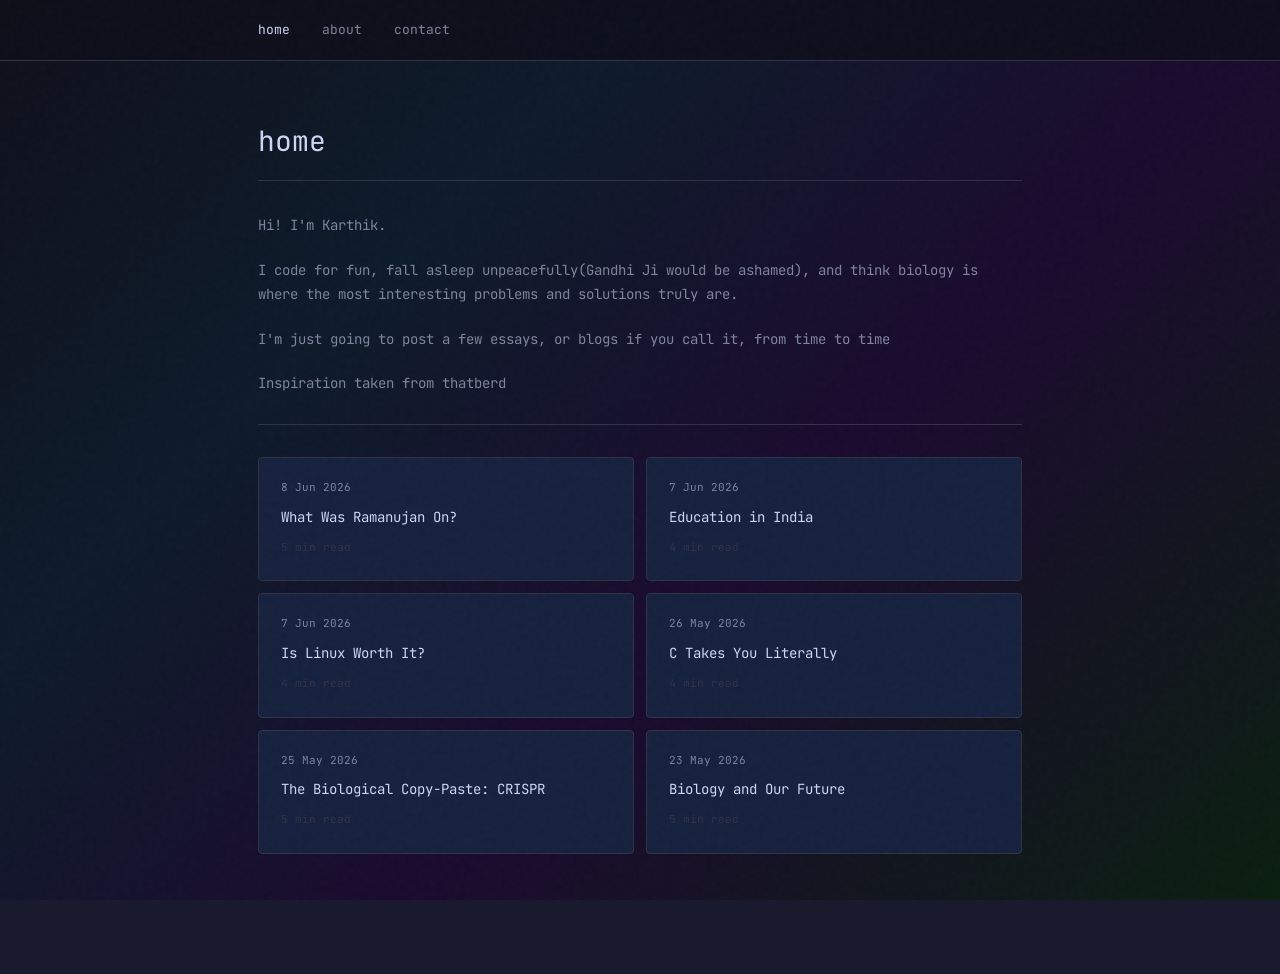
<file: index.html>
<!DOCTYPE html>
<html lang="en">
<head>
  <meta charset="UTF-8" />
  <meta name="viewport" content="width=device-width, initial-scale=1.0" />
  <meta name="description" content="Karthik's personal site — essays on biology, CS, and whatever else." />
  <title>karthik-v63</title>
  <link rel="preconnect" href="https://fonts.googleapis.com" />
  <link rel="preconnect" href="https://fonts.gstatic.com" crossorigin />
  <link rel="icon" type="image/svg+xml" href="favicon.svg" />
  <link href="https://fonts.googleapis.com/css2?family=JetBrains+Mono:wght@300;400&display=swap" rel="stylesheet" />
  <link rel="stylesheet" href="style.css" />
  <style>
    @keyframes glitch-text {
      0%,100%{transform:translate(0,0);filter:drop-shadow(0 0 16px #cc0000);}
      18%{transform:translate(-5px,0);filter:drop-shadow(5px 0 0 #00ffff) drop-shadow(-5px 0 0 #ff0000);}
      20%{transform:translate(5px,0);filter:drop-shadow(-5px 0 0 #00ffff) drop-shadow(5px 0 0 #ff0000);}
      22%{transform:translate(0,0);filter:drop-shadow(0 0 16px #cc0000);}
      60%{transform:translate(-3px,1px) skewX(3deg);}
      62%{transform:translate(3px,-1px) skewX(-2deg);}
      64%{transform:translate(0,0);}
    }
    @keyframes bg-flicker {
      0%,100%{background:#000;}
      91%{background:#000;}92%{background:#0d0000;}93%{background:#000;}
      97%{background:#060000;}98%{background:#000;}
    }
    #eye-overlay{animation:bg-flicker 4s infinite;}
    #eye-text{animation:glitch-text 3s ease-in-out infinite;}
  </style>
</head>
<body>
  <nav>
    <div class="nav-inner">
      <ul class="nav-links">
        <li><a href="index.html" class="active">home</a></li>
        <li><a href="about.html">about</a></li>
        <li><a href="contact.html">contact</a></li>
      </ul>
    </div>
  </nav>
  <main>
    <h1 class="page-title fade d1">home</h1>
    <hr class="fade d1">
    <div class="prose fade d2">
      <p>Hi! I'm Karthik.</p>
      <p>I code for fun, fall asleep unpeacefully(Gandhi Ji would be ashamed), and think biology is where the most interesting problems and solutions truly are.</p>
      <p>I'm just going to post a few essays, or blogs if you call it, from time to time</p>
      <p>Inspiration taken from thatberd</p>
    </div>
    <hr class="fade d2" style="margin-top:28px;">
    <div class="card-grid fade d3" id="essay-grid"></div>
  </main>

  <div class="modal-backdrop" id="modal">
    <div class="modal">
      <div class="modal-topbar">
        <div class="modal-nav">
          <span id="nav-prev"><kbd>a</kbd> / <kbd>←</kbd> &nbsp;prev</span>
          <span id="nav-next">next&nbsp; <kbd>d</kbd> / <kbd>→</kbd></span>
        </div>
        <span class="modal-close" id="nav-close"><kbd>q</kbd> / esc &nbsp;close</span>
      </div>
      <div class="modal-date" id="modal-date"></div>
      <div class="modal-title" id="modal-title"></div>
      <div class="modal-body" id="modal-body"></div>
    </div>
  </div>

  <!-- secret eye -->
  <div id="eye-overlay" style="position:fixed;inset:0;z-index:99999;background:#000;display:none;align-items:center;justify-content:center;flex-direction:column;cursor:pointer;overflow:hidden;">
    <div style="position:absolute;inset:0;background:repeating-linear-gradient(0deg,transparent,transparent 2px,rgba(0,0,0,0.45) 2px,rgba(0,0,0,0.45) 4px);pointer-events:none;z-index:2;"></div>
    <div id="eye-wrap" style="position:relative;z-index:4;display:flex;flex-direction:column;align-items:center;">
      <canvas id="eye-canvas" width="560" height="320" style="filter:drop-shadow(0 0 60px #cc0000) drop-shadow(0 0 120px #550000);"></canvas>
      <div id="eye-text" style="font-family:'JetBrains Mono',monospace;font-size:30px;color:#cc0000;margin-top:32px;letter-spacing:0.22em;text-transform:uppercase;">i can see you</div>
      <div style="font-family:'JetBrains Mono',monospace;font-size:10px;color:#330000;margin-top:16px;letter-spacing:0.1em;">[ click or esc to run ]</div>
    </div>
  </div>

  <script>
    const ESSAYS = [
      {
        num: 1,
        title: "Biology and Our Future",
        date: "23 May 2026",
        read: "5 min",
        body: `For a very long time (before i was born, so it qualifies), humanity has relied on machines. Physics gave us the Engine, and the Computer (technically). Even so, one thing untouched for a long time has been the human body. We still suffer from age and disease.

Biology is the first science capable of changing us in our own image.

I have always felt a kind of urge to know more about how things worked, such as cells, the miniature replicas of us that compose our body, and handle all the functions at a miniature scale, DNA, genes, proteins, neurons, evolution and adaptation. The more I saw and learned, one thing became slightly more clear. Biology is the science i like the most, for it is what can actually change the problems of humanity. Cancer, Pollution, Viruses, Mental Disorders, just to name a few.

Biotechnology is where this becomes more realistic. DNA is no longer some mysterious strand hidden in a nucleus, but a biological program that's not Read-Only. And when we figure out how to rewrite life, everything will change. Diseases, Viruses, Bacteria, Aging, everything will soon be either dead or dying.

Some people fear this future. Their point is that if humanity can alter intelligence, strength or lifespan, then where does humanity stop being natural? Could wealthy people engineer so-called better children? Could governments weaponise biology itself? People are scared of the power that biology gives us, for pretty reasonable ideas. Is it a crime to be scared of the future?

But everything kinda carries a big dangerous scary weight. Physics is also what made nuclear bombs, yet is essential to our daily life. Chemistry churns out tons of medicine and poison from the same base knowledge. Why should Biology be different from the rest? If we handle it carefully, it can and will be our greatest tool.

Biology is the study of what we are, why we exist, and what we will eventually become. And I believe, without any trace of hesitation (Not even a flinch), that it is what will change our future.`
      },
      {
        num: 2,
        title: "The Biological Copy-Paste: CRISPR",
        date: "25 May 2026",
        read: "5 min",
        body: `The greatest invention of the decade is a biological copy-paste tool. Who would've believed it?

CRISPR (The Tool in question) was discovered in bacteria, as a fighting mechanism against the bacteriophages. Bacteria developed their own biological program simply to survive, and we found it and fine-tuned it into gene editing.

Francisco Mojica, a Spanish scientist, was studying salt-tolerant bacteria in the early 1990s when he noticed something strange in their DNA, which was essentially repeated sequences separated by short spacers. This was a brand-new discovery. Some work led him to make a hypothesis (the fancy word for theory) that these spacers were memories of phages. More exactly, fragments of viral DNA stored by the bacteria after surviving an attack.

When a Phage attacks, and the bacteria survives, it cuts out a piece of the virus's DNA as a kind of usable memento and stores it. The next time that type of phage shows up, the bacteria recognises it, like 'Oh, it's that guy's cousin! Time to pull out a chainsaw and hack him apart!'. Then it deploys a protein called Cas9, and quite literally cuts the viral DNA apart.

Jennifer Doudna figured something out in this new discovery. If Cas9 could be guided to cut any sequence of DNA instead of just viral DNA, then it could be used as a better and riskier programmable editor than anything before it. She worked on this theory, and finally demonstrated that it worked in 2012.

What this means is basically that diseases written into DNA, such as sickle cell, cancer, and other hereditary conditions are no longer permanent. We can use CRISPR to modify out all of these Problems.

CRISPR does not, and cannot distinguish between a disease and a genetic trait some rich influencer didn't like (No hate to CRISPR; It quite literally can't do anything about it). It can eliminate genetic disorders, but also be used to engineer other problems, as a part of Bioweapons.

Biology has always carried this deadly weight. The discovery of how cells divide gave us chemotherapy and also could have given us worse.

CRISPR was found in bacteria fighting for survival, then became a tool for editing the genome, and is now a fundamental question in Ethics. What it becomes really depends on who uses it, and what for.`
      },
      {
        num: 3,
        title: "C Takes You Literally",
        date: "26 May 2026",
        read: "4 min",
        body: `Most programming languages are quite forgiving, which is a good thing. They'll assume that you made a teeny tiny silly little mistake, then fix it quietly for you, and move on. Python will manage your memory, JavaScript will coerce your types, and Java will catch your exceptions before they kill your program.

C takes you a bit noticeably more literally than other languages (Except maybe Assembly. But we dont compare with Assembly). If you tell it to allocate 10 bytes, it will allocate exactly 10 bytes. If you write past the end of that specific array, it will write past the end. If you forget to free up memory, it stays allocated. If you dereference a null pointer, it crashes. Exactly what you asked for, with no gentle hand-holding.

When I started learning C, back in the big 2024, the first thing I noticed was that thinking and (un)common sense suddenly became part of the requirements. Which is quite unfair - Trump will never be able to learn C now, which is truly a travesty. Not that it troubled me to think carefully; In fact, it made the job a bit more fun and also a bit more painful. Every variable has a type and a size. Every pointer points to a place so specific we can't remember it. The machine won't try to guess if you meant to delete your full partition. It takes you to be a genius who does nothing wrong, a literal prodigy more prodigious than Sooryavanshi, and gives you full reins over the product.

This might be uncomfortable for some, but it is a very interesting affair to sort out your own problems. Some say that C error statements are cryptic, but I never found any problem with them. What's the harm in opening a search engine and typing out 'What does this mean'?

Other languages hide the actual machine from you. C, being pretty low-level compared to its rivals, is a learning experience in what things actually are. You learn that a string is just a char array with a null terminator at the end. You learn that memory is just addresses. None of this is magic. The real magic, according to me, is how the first programmers actually managed to make computers work with their resources.

Most tools try to be convenient, which is good for beginners. C was never recommended for beginners — whoever said that is slightly off the mark. It trusts you to know what you are doing, and if you do not know yet, it teaches you — painfully.

The literalness of C is also why I , and a number more people, like it.`
      },
      {
        num: 5,
        title: "Is Linux Worth It?",
        date: "7 Jun 2026",
        read: "4 min",
        body: `Is Linux worth it?

Again, I might be a bit of a biased source on this, as I daily-drive Fedora, but I still think Fedora is very worth it for someone with a little Digital Literacy (Which is rare in the modern era).

Not just Fedora, though – Fedora (Or any distro not like Arch or Gentoo) should be a starting point to Linux. The real ease of Linux came to me with Hyprland. It's not like I use my own custom Hyprland Configuration either. I just use end4 hyprland because it actually is pretty good.

The main advantage of plain linux, according to most people, is the security, the performance, and the customizability. Out of these, I can verify that I have not needed an Antivirus, that my performance is pretty good, and most of all, that Linux is really customizable. You can change any part of Linux to suit your needs, and that's one of the best parts.

Now, I had a pretty good deal, because Fedora Linux with end4 hyprland feels like it was made for me. The only things I really changed were some of the keybinds.

The real change in experience isn't the big black scary Terminal, because if you can, you should just copy-paste some commands to make it look better. After a while the terminal becomes kinda fun to use. A real change is that the protection barrier basically becomes nothing. In Windows, when you can't even delete fucking Edge, it's not really a good look at doing anything slightly maybe dangerous. On Linux, you can delete your entire fucking Operating System. The Entire Operating System. And it lets you do that.

A big change is that pretty much all the apps are different. MS Paint becomes Krita, Photoshop becomes GIMP, Task Manager becomes btop. Notepad becomes a hundred options, and I still prefer Nano. Some things stay the same, some things get straight up replaced. Discord becomes Vesktop, Spotify gets Spicetify. These do exist on Windows too, but I have never seen a Windows guy actually using them. That's the thing about Linux: it attracts people who bother to customise, so the tools built for it reflect that.

The real reason a person should use Linux is to actually understand how your computer works. Linux is really effective in that using it will make you understand your system. I went into Linux not knowing a single thing about my system, and now, well, I won't claim to know everything, but I certainly know a lot more.

If you still want to remain on Windows, that's fine. No one you know will be disappointed.

But we will be.`
      },
      {
        num: 4,
        title: "Education in India",
        date: "7 Jun 2026",
        read: "4 min",
        body: `Is There a Fundamental Problem with Education in India?

Yes. Otherwise I wouldn't have much to write about.

The Indian education system is built to churn out Engineers and Doctors. What is it with Indian people and these two jobs? Out of 1.5 billion people, it feels like 90% are going for Engineering, Commerce, or Medicine. JEE and NEET are two of the biggest exams in the world. NEET is 2nd, JEE is 3rd, only losing to the Gaokao. That should say something.

From a young age, people are made to believe that Engineering and Medicine are the only acceptable careers. It's so bad it's become a meme. What's so special about these two? Even Lawyers and CAs make money, but nobody's parents are dragging them to coaching for the BAR exam.

Entire cities exist just to train kids for JEE and NEET. Kota basically runs on the anxiety of teenagers. Kids leave home at 15 to sit in a room and grind Physics for two years because their parents decided an IIT tag is proof that their child is worth something. The dropout rates are ugly. And a large chunk of students who actually crack JEE don't even want to be engineers.

Parents are stuck in a time when Engineering and Medicine were genuinely the only stable paths. The world moved on. Law, Design, Research, Writing are real careers now. Their definition of good has an old expiry date on it.

What this truly kills is curiosity. If you spend Class 9 to 12 grinding JEE problems, you are not figuring out what you actually care about. You are optimising for an all india rank that tells you nothing about who you are or what you can do.

The students who get hit hardest are the ones who are good at something the system has no category for. The kids who draw well, who write, who want to be Astronauts, Historians, Psychologists, Archeologists, Sports Players (other than Cricket). They get told that their interests are hobbies at best. The system just doesn't have room for them, so it grinds them down until they either give up or pretend to want something else.

India produces a massive number of engineers every year. A very very small number of those are doing anything genuinely interesting or anything they wanted to do. There's a shortage of good designers, researchers, writers, and thinkers, because there are no proper facilities for those in India. There might be a bit of an obvious reason why all our Researchers, Scientists, and any other unique job are all huddled in the West.

A country of 1.5 billion can't keep racing toward the same two doors, when there are hundreds. Most of them who want to won't get through, and the ones who do get through aren't always those who wanted to.`
      },
      {
        num: 6,
        title: "What Was Ramanujan On?",
        date: "8 Jun 2026",
        read: "5 min",
        body: `What was Ramanujan on?

No offense to the guy, of course, man was a genius.

But where did he get such random constant numbers in his theorems from? I mean, I don't think I've seen another famous mathematician who gave such a precise formula for the digits of Pi that an adaptation of it is still used today. But where did he get 9801, 1103 + 26390n, 396 to the power 4n? They probably do have some reason (otherwise how would the formula work?), but it just feels so random and arbitrary to keep such weird constant numbers and then get such a good result (8 digits of pi for each increasing value of n).

It took mathematicians over 80 years to fully figure out his theorems. That's how far ahead he was, 80 years. No one still knows how he got those theorems either. He was convinced it was his family deity, Namagiri, who gave him equations which he noted down. Most mathematicians and historians don't really think too much of that idea, but it could very well just be his subconsciousness solving equations and problems in the form of Namagiri. Things like that happen and are verified by Science.

He also was basically a genius in continued fractions, elliptical integrals, and modular functions, which basically let him figure out relationships between different structures, which other mathematicians took decades and advanced machinery to figure out.

He didn't even have any true formal education. He learned from A Synopsis of Elementary Results in Pure and Applied Mathematics, by George Carr, which itself was outdated.

He also might have had a serious shame issue. The story goes that when he was a kid, he worked out a result and then found out that it had been discovered a long time back. He then burned his notes on the result due to the shame of the situation. I still can't really understand what was so shameful about it. Sure, you might have accidentally just rediscovered something, but that doesn't mean it's something to be ashamed of to be replicating the work of genius mathematicians.

After he went to London, G.H. Hardy, another renowned mathematician with whom most of his best work happened, tried to make him give proofs that his equations worked. Ramanujan didn't have any proofs of the sort, and just tried to convince Hardy that they worked, because he believed they worked and they, in fact, most of the time did work. This also put a lot of headache on Hardy, because to publish the equations, he also needed the proof, when there was no proof in sight and the only man who could give it also believed that his equations came from his family deity. Many mathematicians took it upon themselves to figure out the proofs, which did take a lot of time and many dead mathematicians.

His love for mathematics didn't really extend to his health, and he died most probably of tuberculosis at the age of 32, which is an actual shame, because who knows what he could have discovered.

Another thing that is clear is that whatever Ramanujan was on, it quite probably was in very limited supply.`
      },
    ];

    const DISPLAY = [...ESSAYS].reverse();
    let cur = 0;
    const backdrop = document.getElementById('modal');

    function openModal(idx) {
      cur = idx; render();
      backdrop.classList.add('open');
      backdrop.scrollTop = 0;
      document.body.style.overflow = 'hidden';
    }
    function closeModal() {
      backdrop.classList.remove('open');
      document.body.style.overflow = '';
    }
    function render() {
      const e = DISPLAY[cur];
      document.getElementById('modal-date').textContent  = e.date + ' · ' + e.read + ' read';
      document.getElementById('modal-title').textContent = e.title;
      document.getElementById('modal-body').innerHTML    = e.body.split('\n\n').map(p => `<p>${p.trim()}</p>`).join('');
      backdrop.scrollTop = 0;
      document.getElementById('nav-prev').className = cur === 0 ? 'dimmed' : '';
      document.getElementById('nav-next').className = cur === DISPLAY.length - 1 ? 'dimmed' : '';
    }
    function prev() { if (cur > 0) { cur--; render(); } }
    function next() { if (cur < DISPLAY.length - 1) { cur++; render(); } }

    document.getElementById('nav-prev').addEventListener('click', prev);
    document.getElementById('nav-next').addEventListener('click', next);
    document.getElementById('nav-close').addEventListener('click', closeModal);
    backdrop.addEventListener('click', e => { if (e.target === backdrop) closeModal(); });
    document.addEventListener('keydown', e => {
      if (!backdrop.classList.contains('open')) return;
      if (e.key === 'q' || e.key === 'Q' || e.key === 'Escape') closeModal();
      if (e.key === 'a' || e.key === 'A' || e.key === 'ArrowLeft')  prev();
      if (e.key === 'd' || e.key === 'D' || e.key === 'ArrowRight') next();
    });

    const grid = document.getElementById('essay-grid');
    DISPLAY.forEach((e, i) => {
      const card = document.createElement('div');
      card.className = 'card';
      card.innerHTML = `<div class="card-date">${e.date}</div><div class="card-title">${e.title}</div><div class="card-read">${e.read} read</div>`;
      card.addEventListener('click', () => openModal(i));
      grid.appendChild(card);
    });
  </script>
  <script src="eye.js"></script>
</body>
</html>
</file>
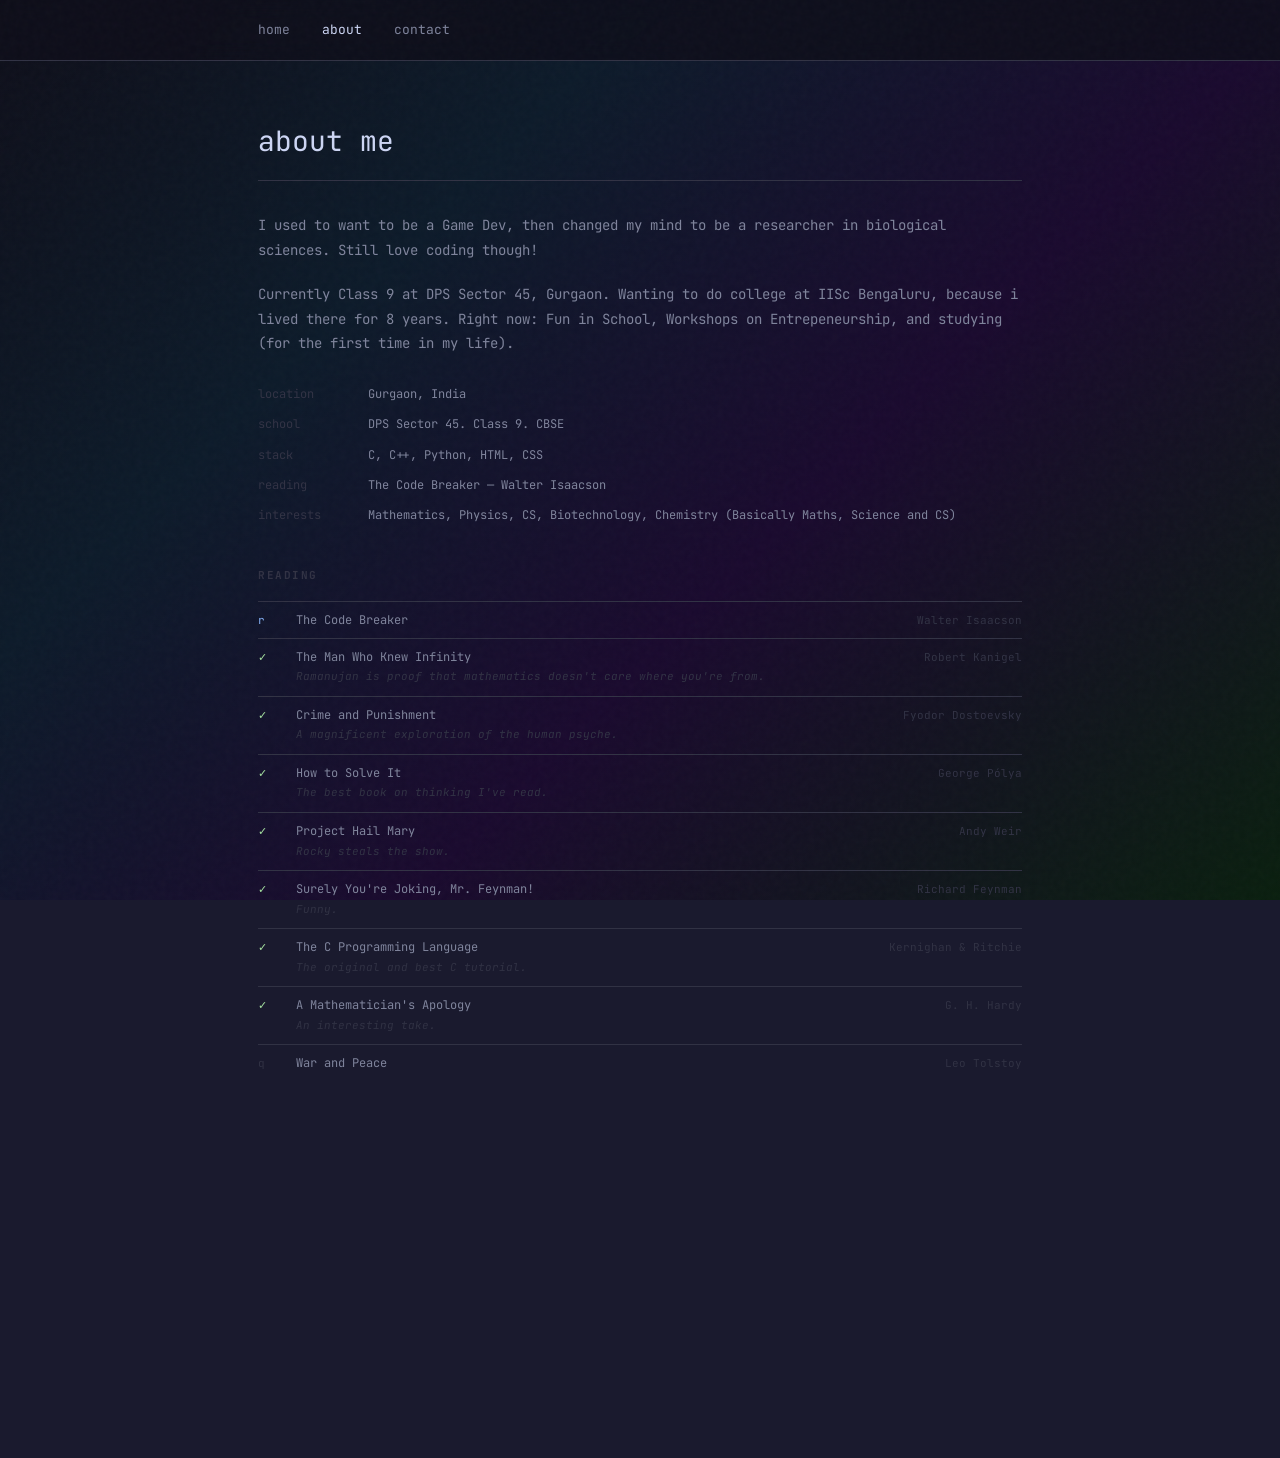
<file: about.html>
<!DOCTYPE html>
<html lang="en">
<head>
  <meta charset="UTF-8" />
  <meta name="viewport" content="width=device-width, initial-scale=1.0" />
  <meta name="description" content="About Karthik — Class 9, Gurgaon. Biology research, CS, and books." />
  <title>karthik-v62</title>
  <link rel="icon" type="image/svg+xml" href="favicon.svg" />
  <link rel="preconnect" href="https://fonts.googleapis.com" />
  <link rel="preconnect" href="https://fonts.gstatic.com" crossorigin />
  <link href="https://fonts.googleapis.com/css2?family=JetBrains+Mono:wght@300;400&display=swap" rel="stylesheet" />
  <link rel="stylesheet" href="style.css" />
  <style>
    @keyframes glitch-text {
      0%,100%{transform:translate(0,0);filter:drop-shadow(0 0 16px #cc0000);}
      18%{transform:translate(-5px,0);filter:drop-shadow(5px 0 0 #00ffff) drop-shadow(-5px 0 0 #ff0000);}
      20%{transform:translate(5px,0);filter:drop-shadow(-5px 0 0 #00ffff) drop-shadow(5px 0 0 #ff0000);}
      22%{transform:translate(0,0);filter:drop-shadow(0 0 16px #cc0000);}
      60%{transform:translate(-3px,1px) skewX(3deg);}
      62%{transform:translate(3px,-1px) skewX(-2deg);}
      64%{transform:translate(0,0);}
    }
    @keyframes bg-flicker {
      0%,100%{background:#000;}
      91%{background:#000;}92%{background:#0d0000;}93%{background:#000;}
      97%{background:#060000;}98%{background:#000;}
    }
    #eye-overlay{animation:bg-flicker 4s infinite;}
    #eye-text{animation:glitch-text 3s ease-in-out infinite;}
  </style>
</head>
<body>
  <nav>
    <div class="nav-inner">
      <ul class="nav-links">
        <li><a href="index.html">home</a></li>
        <li><a href="about.html" class="active">about</a></li>
        <li><a href="contact.html">contact</a></li>
      </ul>
    </div>
  </nav>
  <main>
    <h1 class="page-title fade d1">about me</h1>
    <hr class="fade d1">
    <div class="prose fade d2">
      <p>I used to want to be a Game Dev, then changed my mind to be a researcher in biological sciences. Still love coding though!</p>
      <p>Currently Class 9 at DPS Sector 45, Gurgaon. Wanting to do college at IISc Bengaluru, because i lived there for 8 years. Right now: Fun in School, Workshops on Entrepeneurship, and studying (for the first time in my life).</p>
    </div>
    <div class="detail-grid fade d3">
      <span class="dk">location</span><span class="dv">Gurgaon, India</span>
      <span class="dk">school</span><span class="dv">DPS Sector 45. Class 9.  CBSE</span>
      <span class="dk">stack</span><span class="dv">C, C++, Python, HTML, CSS</span>
      <span class="dk">reading</span><span class="dv">The Code Breaker — Walter Isaacson</span>
      <span class="dk">interests</span><span class="dv">Mathematics, Physics, CS, Biotechnology, Chemistry (Basically Maths, Science and CS)</span>
    </div>

    <div class="reading-section fade d4">
      <h2>reading</h2>
      <ul class="reading-list">
        <li class="reading-item">
          <span class="r-status reading" title="currently reading">r</span>
          <span class="r-title">The Code Breaker</span>
          <span class="r-author">Walter Isaacson</span>
        </li>
        <li class="reading-item">
          <span class="r-status done" title="done">✓</span>
          <span class="r-title">The Man Who Knew Infinity</span>
          <span class="r-author">Robert Kanigel</span>
          <span class="r-note">Ramanujan is proof that mathematics doesn't care where you're from.</span>
        </li>
        <li class="reading-item">
          <span class="r-status done" title="done">✓</span>
          <span class="r-title">Crime and Punishment</span>
          <span class="r-author">Fyodor Dostoevsky</span>
          <span class="r-note">A magnificent exploration of the human psyche.</span>
        </li>
        <li class="reading-item">
          <span class="r-status done" title="done">✓</span>
          <span class="r-title">How to Solve It</span>
          <span class="r-author">George Pólya</span>
          <span class="r-note">The best book on thinking I've read.</span>
        </li>
        <li class="reading-item">
          <span class="r-status done" title="done">✓</span>
          <span class="r-title">Project Hail Mary</span>
          <span class="r-author">Andy Weir</span>
          <span class="r-note">Rocky steals the show.</span>
        </li>
        <li class="reading-item">
          <span class="r-status done" title="done">✓</span>
          <span class="r-title">Surely You're Joking, Mr. Feynman!</span>
          <span class="r-author">Richard Feynman</span>
          <span class="r-note">Funny.</span>
        </li>
        <li class="reading-item">
          <span class="r-status done" title="done">✓</span>
          <span class="r-title">The C Programming Language</span>
          <span class="r-author">Kernighan &amp; Ritchie</span>
          <span class="r-note">The original and best C tutorial.</span>
        </li>
        <li class="reading-item">
          <span class="r-status done" title="done">✓</span>
          <span class="r-title">A Mathematician's Apology</span>
          <span class="r-author">G. H. Hardy</span>
          <span class="r-note">An interesting take.</span>
        </li>
        <li class="reading-item">
          <span class="r-status queued" title="queued">q</span>
          <span class="r-title">War and Peace</span>
          <span class="r-author">Leo Tolstoy</span>
        </li>
        <li class="reading-item">
          <span class="r-status queued" title="queued">q</span>
          <span class="r-title">The Brothers Karamazov</span>
          <span class="r-author">Fyodor Dostoevsky</span>
        </li>
        <li class="reading-item">
          <span class="r-status queued" title="queued">q</span>
          <span class="r-title">The Feynman Lectures on Physics</span>
          <span class="r-author">Richard Feynman</span>
        </li>
        <li class="reading-item">
          <span class="r-status queued" title="queued">q</span>
          <span class="r-title">Gödel, Escher, Bach</span>
          <span class="r-author">Douglas Hofstadter</span>
        </li>
        <li class="reading-item">
          <span class="r-status queued" title="queued">q</span>
          <span class="r-title">Regenesis</span>
          <span class="r-author">George Church</span>
        </li>
        <li class="reading-item">
          <span class="r-status queued" title="queued">q</span>
          <span class="r-title">The Emperor of All Maladies</span>
          <span class="r-author">Siddhartha Mukherjee</span>
        </li>
        <li class="reading-item">
          <span class="r-status queued" title="queued">q</span>
          <span class="r-title">What Is Life?</span>
          <span class="r-author">Erwin Schrödinger</span>
        </li>
      </ul>
      <div style="margin-top:12px; font-size:11px; color:var(--ink-dim);">
        <span style="color:var(--green)">✓</span> done &nbsp;·&nbsp;
        <span style="color:var(--accent)">r</span> reading &nbsp;·&nbsp;
        <span style="color:var(--ink-dim)">q</span> queued
      </div>
    </div>
  </main>

  <!-- secret eye -->
  <div id="eye-overlay" style="position:fixed;inset:0;z-index:99999;background:#000;display:none;align-items:center;justify-content:center;flex-direction:column;cursor:pointer;overflow:hidden;">
    <div style="position:absolute;inset:0;background:repeating-linear-gradient(0deg,transparent,transparent 2px,rgba(0,0,0,0.45) 2px,rgba(0,0,0,0.45) 4px);pointer-events:none;z-index:2;"></div>
    <div id="eye-wrap" style="position:relative;z-index:4;display:flex;flex-direction:column;align-items:center;">
      <canvas id="eye-canvas" width="560" height="320" style="filter:drop-shadow(0 0 60px #cc0000) drop-shadow(0 0 120px #550000);"></canvas>
      <div id="eye-text" style="font-family:'JetBrains Mono',monospace;font-size:30px;color:#cc0000;margin-top:32px;letter-spacing:0.22em;text-transform:uppercase;">i can see you</div>
      <div style="font-family:'JetBrains Mono',monospace;font-size:10px;color:#330000;margin-top:16px;letter-spacing:0.1em;">[ click or esc to run ]</div>
    </div>
  </div>

  <script src="eye.js"></script>
</body>
</html>
</file>
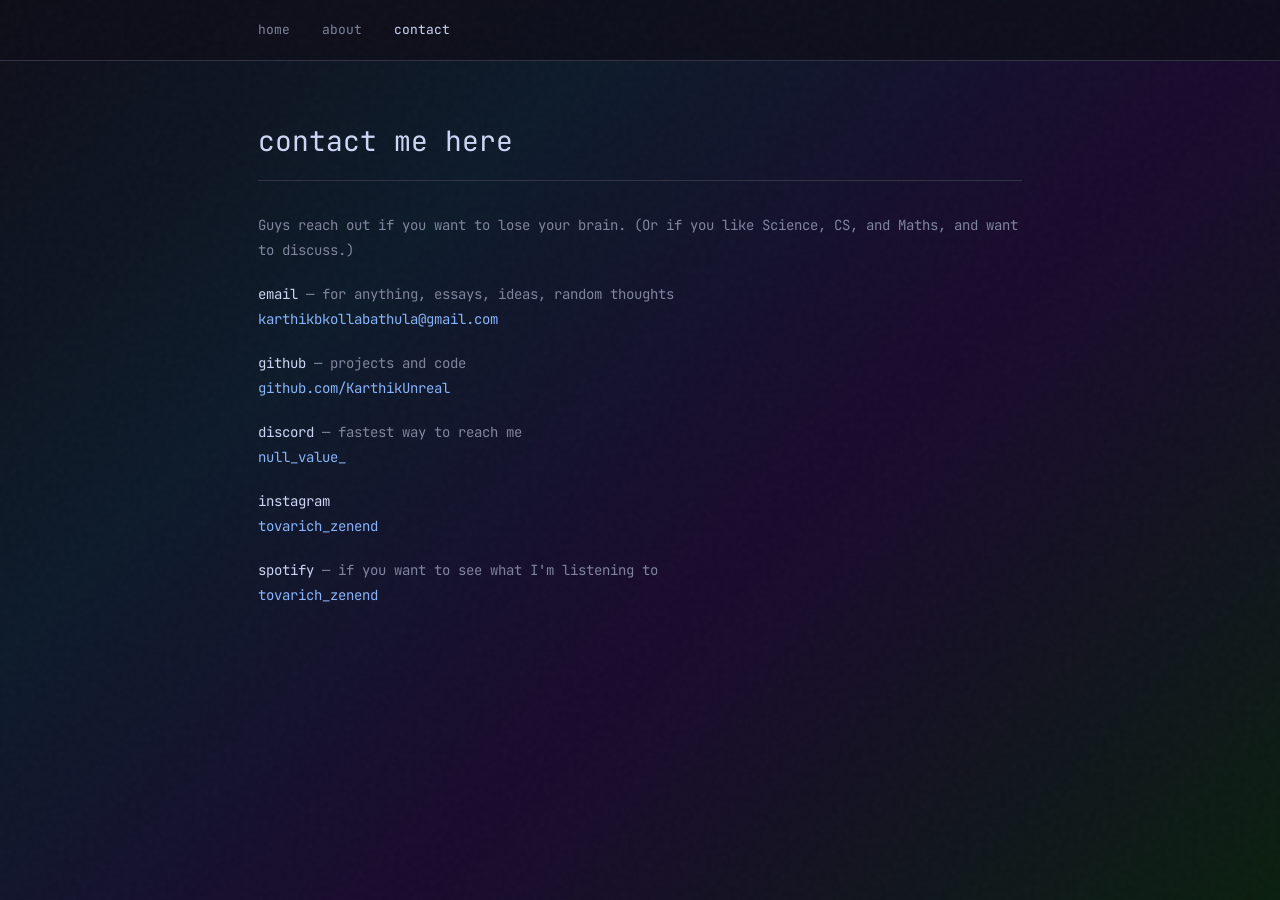
<file: contact.html>
<!DOCTYPE html>
<html lang="en">
<head>
  <meta charset="UTF-8" />
  <meta name="viewport" content="width=device-width, initial-scale=1.0" />
  <meta name="description" content="Get in touch with Karthik — email, GitHub, Discord, and more." />
  <title>karthik-v62</title>
  <link rel="preconnect" href="https://fonts.googleapis.com" />
  <link rel="preconnect" href="https://fonts.gstatic.com" crossorigin />
  <link rel="icon" type="image/svg+xml" href="favicon.svg" />
  <link href="https://fonts.googleapis.com/css2?family=JetBrains+Mono:wght@300;400&display=swap" rel="stylesheet" />
  <link rel="stylesheet" href="style.css" />
  <style>
    @keyframes glitch-text {
      0%,100%{transform:translate(0,0);filter:drop-shadow(0 0 16px #cc0000);}
      18%{transform:translate(-5px,0);filter:drop-shadow(5px 0 0 #00ffff) drop-shadow(-5px 0 0 #ff0000);}
      20%{transform:translate(5px,0);filter:drop-shadow(-5px 0 0 #00ffff) drop-shadow(5px 0 0 #ff0000);}
      22%{transform:translate(0,0);filter:drop-shadow(0 0 16px #cc0000);}
      60%{transform:translate(-3px,1px) skewX(3deg);}
      62%{transform:translate(3px,-1px) skewX(-2deg);}
      64%{transform:translate(0,0);}
    }
    @keyframes bg-flicker {
      0%,100%{background:#000;}
      91%{background:#000;}92%{background:#0d0000;}93%{background:#000;}
      97%{background:#060000;}98%{background:#000;}
    }
    #eye-overlay{animation:bg-flicker 4s infinite;}
    #eye-text{animation:glitch-text 3s ease-in-out infinite;}
  </style>
</head>
<body>
  <nav>
    <div class="nav-inner">
      <ul class="nav-links">
        <li><a href="index.html">home</a></li>
        <li><a href="about.html">about</a></li>
        <li><a href="contact.html" class="active">contact</a></li>
      </ul>
    </div>
  </nav>
  <main>
    <h1 class="page-title fade d1">contact me here</h1>
    <hr class="fade d1">
    <div class="prose fade d2">
      <p>Guys reach out if you want to lose your brain. (Or if you like Science, CS, and Maths, and want to discuss.)</p>
      <p><strong>email</strong> — for anything, essays, ideas, random thoughts<br>
      <a href="mailto:karthikbkollabathula@gmail.com" style="color:var(--accent)">karthikbkollabathula@gmail.com</a></p>
      <p><strong>github</strong> — projects and code<br>
      <a href="https://github.com/KarthikUnreal" target="_blank" style="color:var(--accent)">github.com/KarthikUnreal</a></p>
      <p><strong>discord</strong> — fastest way to reach me<br>
      <a href="https://discord.com/users/null_value_" target="_blank" style="color:var(--accent)">null_value_</a></p>
      <p><strong>instagram</strong><br>
      <a href="https://www.instagram.com/tovarich_zenend/" target="_blank" style="color:var(--accent)">tovarich_zenend</a></p>
      <p><strong>spotify</strong> — if you want to see what I'm listening to<br>
      <a href="https://open.spotify.com/user/tovarich_zenend" target="_blank" style="color:var(--accent)">tovarich_zenend</a></p>
    </div>
  </main>

  <!-- secret eye -->
  <div id="eye-overlay" style="position:fixed;inset:0;z-index:99999;background:#000;display:none;align-items:center;justify-content:center;flex-direction:column;cursor:pointer;overflow:hidden;">
    <div style="position:absolute;inset:0;background:repeating-linear-gradient(0deg,transparent,transparent 2px,rgba(0,0,0,0.45) 2px,rgba(0,0,0,0.45) 4px);pointer-events:none;z-index:2;"></div>
    <div id="eye-wrap" style="position:relative;z-index:4;display:flex;flex-direction:column;align-items:center;">
      <canvas id="eye-canvas" width="560" height="320" style="filter:drop-shadow(0 0 60px #cc0000) drop-shadow(0 0 120px #550000);"></canvas>
      <div id="eye-text" style="font-family:'JetBrains Mono',monospace;font-size:30px;color:#cc0000;margin-top:32px;letter-spacing:0.22em;text-transform:uppercase;">i can see you</div>
      <div style="font-family:'JetBrains Mono',monospace;font-size:10px;color:#330000;margin-top:16px;letter-spacing:0.1em;">[ click or esc to run ]</div>
    </div>
  </div>

  <script src="eye.js"></script>
</body>
</html>
</file>
<file: style.css>
*, *::before, *::after { box-sizing: border-box; margin: 0; padding: 0; }

:root {
  --bg:       #1a1a2e;
  --bg-card:  #16213e;
  --bg-card-h:#1a2a42;
  --ink:      #cdd6f4;
  --ink-soft: #7f849c;
  --ink-dim:  #313244;
  --accent:   #89b4fa;
  --green:    #a6e3a1;
  --mono:     'JetBrains Mono', monospace;
}

html { scroll-behavior: smooth; }

body {
  background: var(--bg);
  background-image: linear-gradient(135deg, #0f0f1a 0%, #0d1b2a 30%, #1a0a2e 60%, #0a1f0f 100%);
  background-attachment: fixed;
  color: var(--ink);
  font-family: var(--mono);
  font-size: 14px;
  font-weight: 400;
  line-height: 1.7;
  min-height: 100vh;
}

a { color: inherit; text-decoration: none; }

/* grain */
body::before {
  content: '';
  position: fixed;
  inset: 0;
  background-image: url("data:image/svg+xml,%3Csvg viewBox='0 0 200 200' xmlns='http://www.w3.org/2000/svg'%3E%3Cfilter id='n'%3E%3CfeTurbulence type='fractalNoise' baseFrequency='0.75' numOctaves='4' stitchTiles='stitch'/%3E%3C/filter%3E%3Crect width='100%25' height='100%25' filter='url(%23n)' opacity='1'/%3E%3C/svg%3E");
  opacity: 0.025;
  pointer-events: none;
  z-index: 9999;
}

/* ── Nav ── */
nav {
  border-bottom: 1px solid var(--ink-dim);
  background: rgba(15,15,26,0.85);
  backdrop-filter: blur(10px);
  -webkit-backdrop-filter: blur(10px);
  position: sticky;
  top: 0;
  z-index: 100;
}
.nav-inner {
  max-width: 860px;
  margin: 0 auto;
  padding: 18px 48px;
  display: flex;
  align-items: center;
  justify-content: space-between;
}
.nav-brand {
  font-size: 14px;
  font-weight: 400;
  color: var(--ink);
}
.nav-links {
  list-style: none;
  display: flex;
  gap: 32px;
}
.nav-links a {
  font-size: 13px;
  color: var(--ink-soft);
  transition: color .15s;
}
.nav-links a:hover,
.nav-links a.active { color: var(--ink); }

/* ── Layout ── */
main {
  max-width: 860px;
  margin: 0 auto;
  padding: 56px 48px 120px;
}

/* ── Page header ── */
.page-title {
  font-size: 28px;
  font-weight: 400;
  color: var(--ink);
  margin-bottom: 16px;
}
hr {
  border: none;
  border-top: 1px solid var(--ink-dim);
  margin-bottom: 32px;
}

/* ── Fade in ── */
@keyframes rise {
  from { opacity: 0; transform: translateY(10px); }
  to   { opacity: 1; transform: none; }
}
.fade { opacity: 0; animation: rise .5s ease forwards; }
.d1 { animation-delay: .05s; }
.d2 { animation-delay: .15s; }
.d3 { animation-delay: .25s; }
.d4 { animation-delay: .35s; }

/* ── Card grid ── */
.card-grid {
  display: grid;
  grid-template-columns: repeat(2, 1fr);
  gap: 12px;
}
.card {
  background: var(--bg-card);
  border: 1px solid var(--ink-dim);
  border-radius: 4px;
  padding: 20px 22px 24px;
  cursor: pointer;
  transition: background .15s, border-color .15s;
}
.card:hover {
  background: var(--bg-card-h);
  border-color: var(--accent);
}
.card-date {
  font-size: 11px;
  color: var(--ink-soft);
  margin-bottom: 10px;
}
.card-title {
  font-size: 14px;
  color: var(--ink);
  line-height: 1.5;
}
.card-read {
  font-size: 11px;
  color: var(--ink-dim);
  margin-top: 10px;
}

/* ── About / Contact prose ── */
.prose p {
  color: var(--ink-soft);
  margin-bottom: 20px;
  font-size: 14px;
  line-height: 1.75;
}
.prose p strong { color: var(--ink); font-weight: 400; }

.detail-grid {
  display: grid;
  grid-template-columns: 110px 1fr;
  gap: 10px 0;
  margin-top: 28px;
}
.dk { color: var(--ink-dim); font-size: 12px; }
.dv { color: var(--ink-soft); font-size: 12px; }
.dv a { color: var(--accent); border-bottom: 1px solid transparent; transition: border-color .15s; }
.dv a:hover { border-color: var(--accent); }

/* ── Footer ── */
footer {
  margin-top: 80px;
  padding-top: 24px;
  border-top: 1px solid var(--ink-dim);
  font-size: 12px;
  color: var(--ink-dim);
}

/* ── Modal ── */
.modal-backdrop {
  position: fixed;
  inset: 0;
  background: rgba(10,10,20,0.97);
  z-index: 1000;
  display: flex;
  align-items: flex-start;
  justify-content: center;
  overflow-y: auto;
  opacity: 0;
  pointer-events: none;
  transition: opacity .2s ease;
}
.modal-backdrop.open { opacity: 1; pointer-events: all; }
.modal {
  max-width: 680px;
  width: 100%;
  padding: 56px 48px 100px;
  transform: translateY(12px);
  transition: transform .25s ease;
}
.modal-backdrop.open .modal { transform: none; }

.modal-topbar {
  display: flex;
  justify-content: space-between;
  font-size: 11px;
  color: var(--ink-dim);
  margin-bottom: 40px;
}
.modal-nav { display: flex; gap: 20px; }
.modal-nav span, .modal-close { cursor: pointer; transition: color .15s; }
.modal-nav span:hover, .modal-close:hover { color: var(--ink); }
.modal-nav span.dimmed { opacity: 0.25; pointer-events: none; }

.modal-date { font-size: 11px; color: var(--ink-soft); margin-bottom: 8px; }
.modal-title { font-size: 20px; color: var(--ink); margin-bottom: 32px; line-height: 1.4; }
.modal-body { font-size: 14px; line-height: 1.85; color: var(--ink-soft); }
.modal-body p + p { margin-top: 18px; }

/* ── Reading list ── */
.reading-section { margin-top: 40px; }
.reading-section h2 {
  font-size: 11px;
  letter-spacing: 0.14em;
  text-transform: uppercase;
  color: var(--ink-dim);
  margin-bottom: 16px;
}
.reading-list { list-style: none; }
.reading-item {
  display: grid;
  grid-template-columns: 28px 1fr auto;
  gap: 0 10px;
  align-items: baseline;
  padding: 8px 0;
  border-bottom: 1px solid var(--ink-dim);
  font-size: 12px;
}
.reading-item:first-child { border-top: 1px solid var(--ink-dim); }
.r-status { font-size: 11px; }
.r-status.done    { color: var(--green); }
.r-status.reading { color: var(--accent); }
.r-status.queued  { color: var(--ink-dim); }
.r-title  { color: var(--ink-soft); }
.r-author { color: var(--ink-dim); font-size: 11px; text-align: right; }
.r-note   {
  grid-column: 2 / 4;
  font-size: 11px;
  color: var(--ink-dim);
  padding-bottom: 2px;
  font-style: italic;
}

/* ── Misc ── */
::-webkit-scrollbar { width: 4px; }
::-webkit-scrollbar-track { background: var(--bg); }
::-webkit-scrollbar-thumb { background: var(--ink-dim); }

kbd {
  display: inline-block;
  font-family: var(--mono);
  font-size: 10px;
  color: var(--accent);
  border: 1px solid var(--accent-dim, #3d5a6e);
  border-radius: 3px;
  padding: 1px 5px;
  line-height: 1.6;
  background: rgba(137,180,250,0.06);
}

@media (max-width: 600px) {
  .nav-inner, main { padding-left: 20px; padding-right: 20px; }
  .card-grid { grid-template-columns: 1fr; }
  .modal { padding: 40px 20px 80px; }
}
</file>
